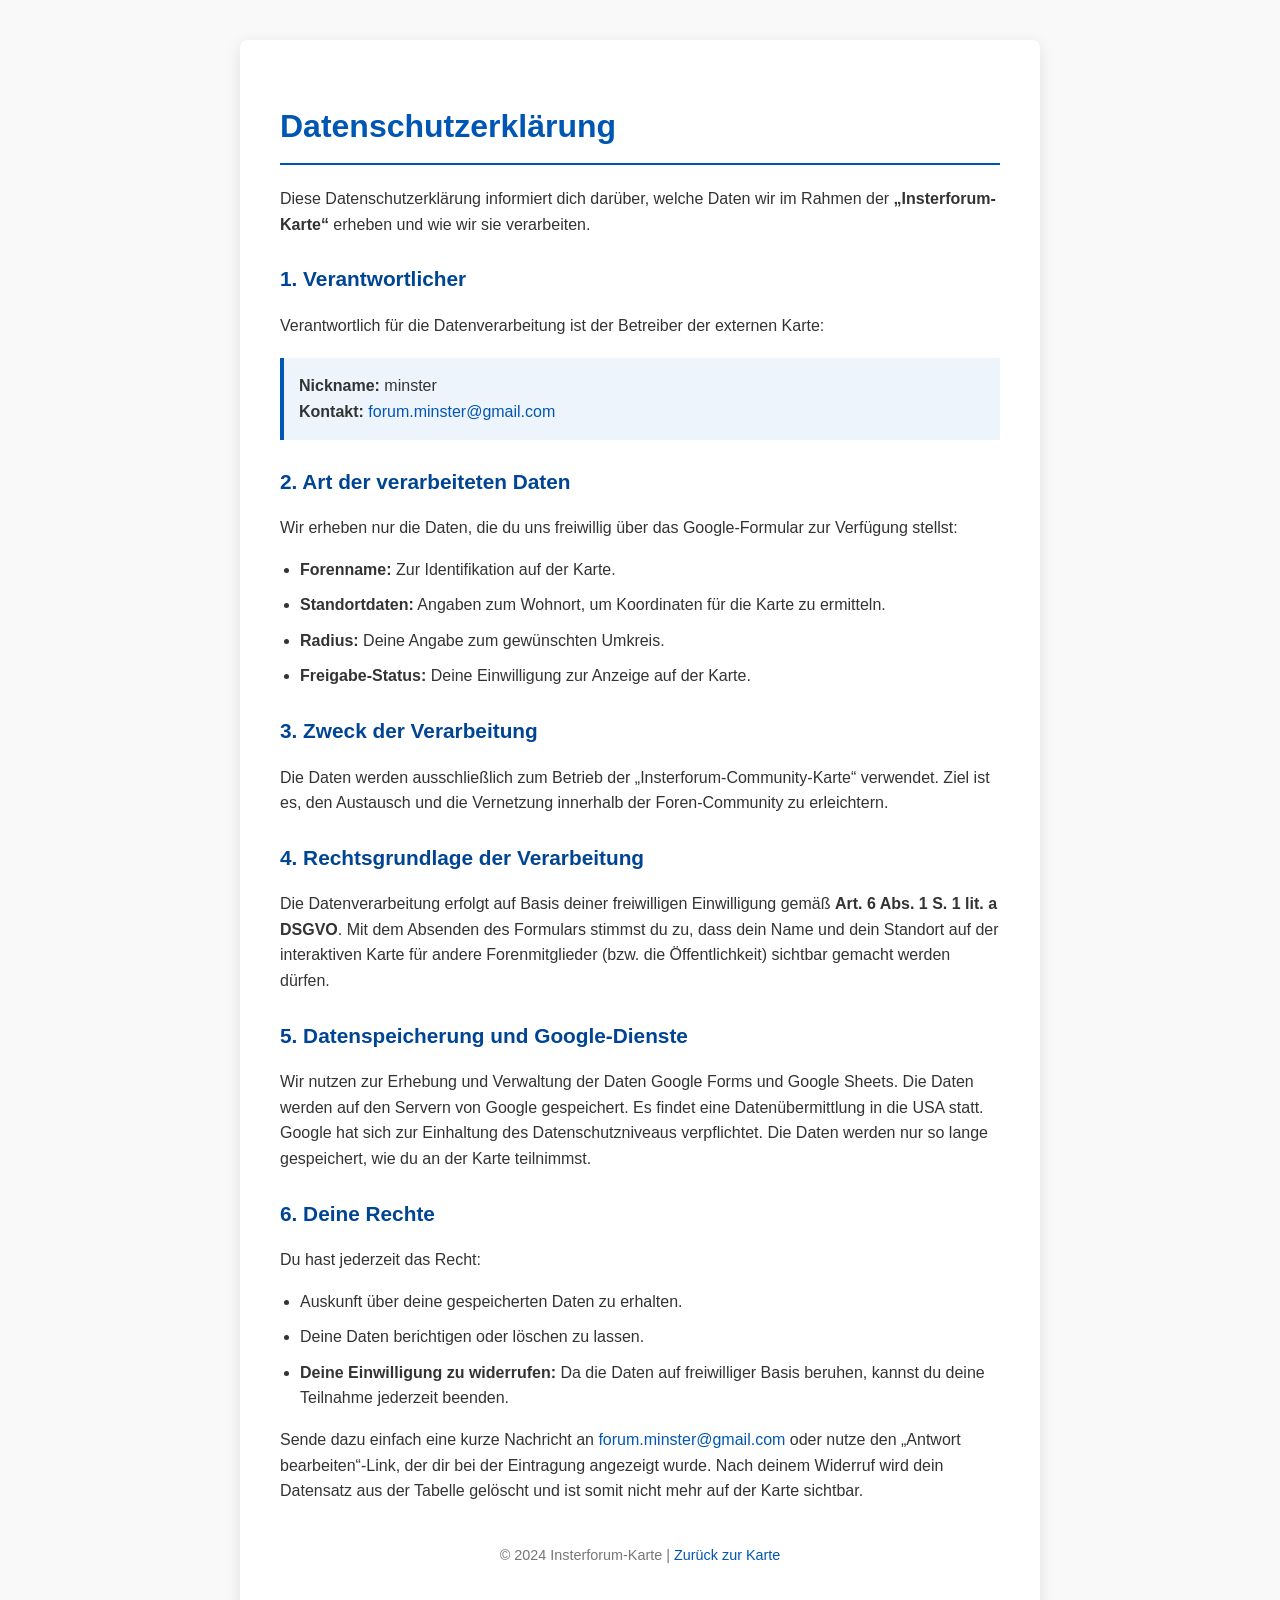
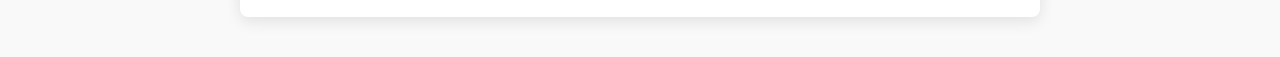
<file: datenschutzerklaerung.html>
<!DOCTYPE html>
<html lang="de">
<head>
    <meta charset="UTF-8">
    <meta name="viewport" content="width=device-width, initial-scale=1.0">
    <title>Datenschutzerklärung - Insterforum-Karte</title>
    <style>
        body {
            font-family: 'Segoe UI', Tahoma, Geneva, Verdana, sans-serif;
            line-height: 1.6;
            color: #333;
            max-width: 800px;
            margin: 40px auto;
            padding: 0 20px;
            background-color: #f9f9f9;
        }
        .container {
            background: white;
            padding: 40px;
            border-radius: 8px;
            box-shadow: 0 4px 15px rgba(0,0,0,0.1);
        }
        h1 {
            color: #0056b3;
            border-bottom: 2px solid #0056b3;
            padding-bottom: 10px;
        }
        h2 {
            color: #004494;
            margin-top: 25px;
            font-size: 1.3em;
        }
        p, li {
            margin-bottom: 10px;
        }
        ul {
            padding-left: 20px;
        }
        .contact-box {
            background: #eef4fb;
            padding: 15px;
            border-left: 4px solid #0056b3;
            margin: 20px 0;
        }
        .footer {
            margin-top: 40px;
            font-size: 0.9em;
            color: #777;
            text-align: center;
        }
        a {
            color: #0056b3;
            text-decoration: none;
        }
        a:hover {
            text-decoration: underline;
        }
    </style>
</head>
<body>

<div class="container">
    <h1>Datenschutzerklärung</h1>
    <p>Diese Datenschutzerklärung informiert dich darüber, welche Daten wir im Rahmen der <strong>„Insterforum-Karte“</strong> erheben und wie wir sie verarbeiten.</p>

    <h2>1. Verantwortlicher</h2>
    <p>Verantwortlich für die Datenverarbeitung ist der Betreiber der externen Karte:</p>
    <div class="contact-box">
        <strong>Nickname:</strong> minster<br>
        <strong>Kontakt:</strong> <a href="mailto:forum.minster@gmail.com">forum.minster@gmail.com</a>
    </div>

    <h2>2. Art der verarbeiteten Daten</h2>
    <p>Wir erheben nur die Daten, die du uns freiwillig über das Google-Formular zur Verfügung stellst:</p>
    <ul>
        <li><strong>Forenname:</strong> Zur Identifikation auf der Karte.</li>
        <li><strong>Standortdaten:</strong> Angaben zum Wohnort, um Koordinaten für die Karte zu ermitteln.</li>
        <li><strong>Radius:</strong> Deine Angabe zum gewünschten Umkreis.</li>
        <li><strong>Freigabe-Status:</strong> Deine Einwilligung zur Anzeige auf der Karte.</li>
    </ul>

    <h2>3. Zweck der Verarbeitung</h2>
    <p>Die Daten werden ausschließlich zum Betrieb der „Insterforum-Community-Karte“ verwendet. Ziel ist es, den Austausch und die Vernetzung innerhalb der Foren-Community zu erleichtern.</p>

    <h2>4. Rechtsgrundlage der Verarbeitung</h2>
    <p>Die Datenverarbeitung erfolgt auf Basis deiner freiwilligen Einwilligung gemäß <strong>Art. 6 Abs. 1 S. 1 lit. a DSGVO</strong>. Mit dem Absenden des Formulars stimmst du zu, dass dein Name und dein Standort auf der interaktiven Karte für andere Forenmitglieder (bzw. die Öffentlichkeit) sichtbar gemacht werden dürfen.</p>

    <h2>5. Datenspeicherung und Google-Dienste</h2>
    <p>Wir nutzen zur Erhebung und Verwaltung der Daten Google Forms und Google Sheets. Die Daten werden auf den Servern von Google gespeichert. Es findet eine Datenübermittlung in die USA statt. Google hat sich zur Einhaltung des Datenschutzniveaus verpflichtet. Die Daten werden nur so lange gespeichert, wie du an der Karte teilnimmst.</p>

    <h2>6. Deine Rechte</h2>
    <p>Du hast jederzeit das Recht:</p>
    <ul>
        <li>Auskunft über deine gespeicherten Daten zu erhalten.</li>
        <li>Deine Daten berichtigen oder löschen zu lassen.</li>
        <li><strong>Deine Einwilligung zu widerrufen:</strong> Da die Daten auf freiwilliger Basis beruhen, kannst du deine Teilnahme jederzeit beenden.</li>
    </ul>
    <p>Sende dazu einfach eine kurze Nachricht an <a href="mailto:forum.minster@gmail.com">forum.minster@gmail.com</a> oder nutze den „Antwort bearbeiten“-Link, der dir bei der Eintragung angezeigt wurde. Nach deinem Widerruf wird dein Datensatz aus der Tabelle gelöscht und ist somit nicht mehr auf der Karte sichtbar.</p>

    <div class="footer">
        <p>&copy; 2024 Insterforum-Karte | <a href="index.html">Zurück zur Karte</a></p>
    </div>
</div>

</body>
</html>
</file>
